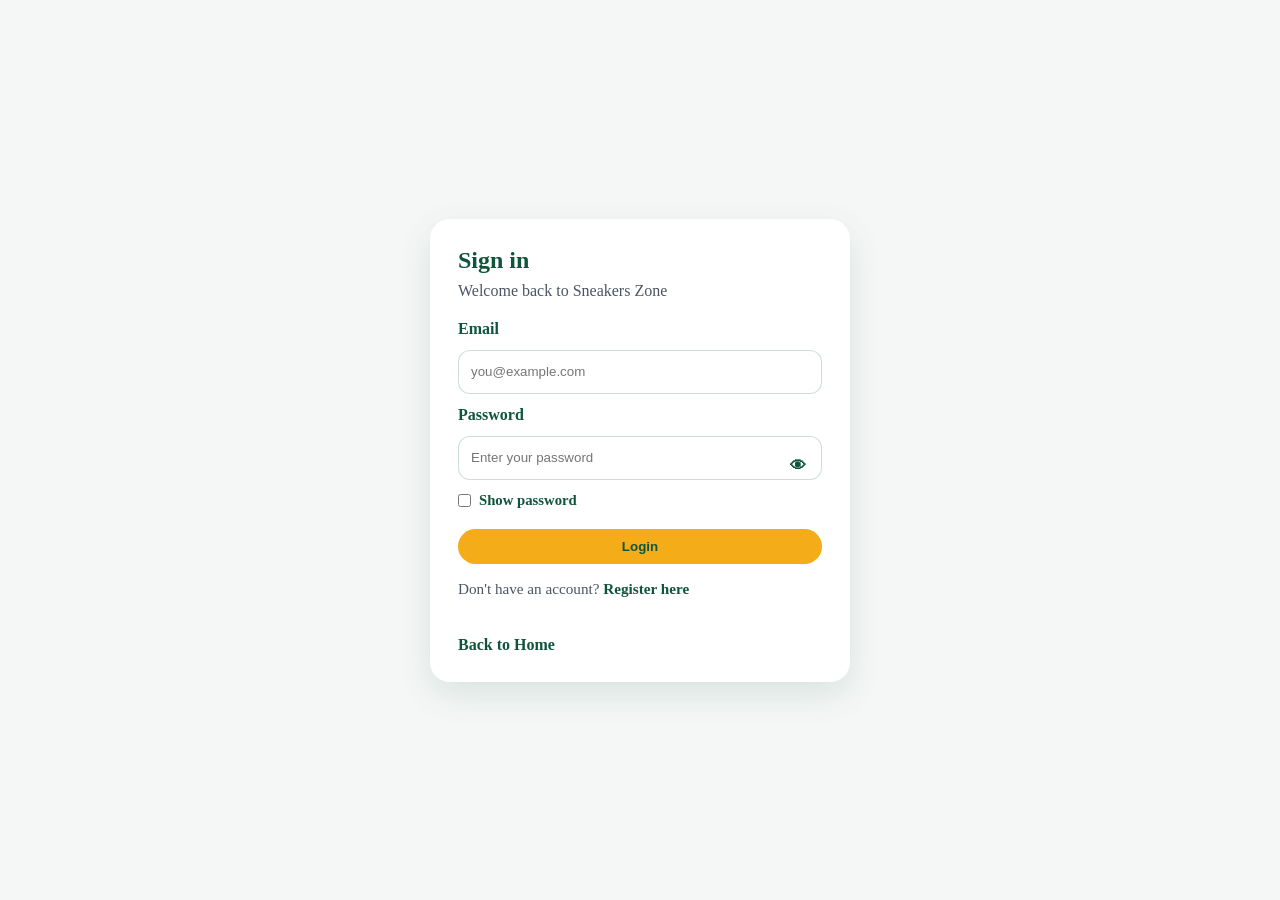
<file: login.html>
<!DOCTYPE html>
<html lang="en">
<head>
    <meta charset="UTF-8">
    <meta name="viewport" content="width=device-width, initial-scale=1.0">
    <title>Login | Sneakers Zone</title>
    <link rel="stylesheet" href="styles.css">
</head>
<body class="login-page">
    <main class="login-shell">
        <section class="login-card">
            <h1>Sign in</h1>
            <p>Welcome back to Sneakers Zone</p>

            <form class="login-form">
                <label for="email">Email</label>
                <input id="email" type="email" placeholder="you@example.com" required>

                <label for="password">Password</label>
                <div class="password-field">
                    <input id="password" type="password" placeholder="Enter your password" required>
                    <button type="button" class="toggle-password" aria-label="Show password">👁</button>
                </div>
                <label class="check-password-label">
                    <input type="checkbox" class="show-password-checkbox">
                    Show password
                </label>

                <button type="submit">Login</button>
            </form>

            <p class="register-text">
                Don't have an account?
                <a href="register.html">Register here</a>
            </p>

            <a class="back-home" href="index.html">Back to Home</a>
        </section>
    </main>
</body>
</html>
</file>
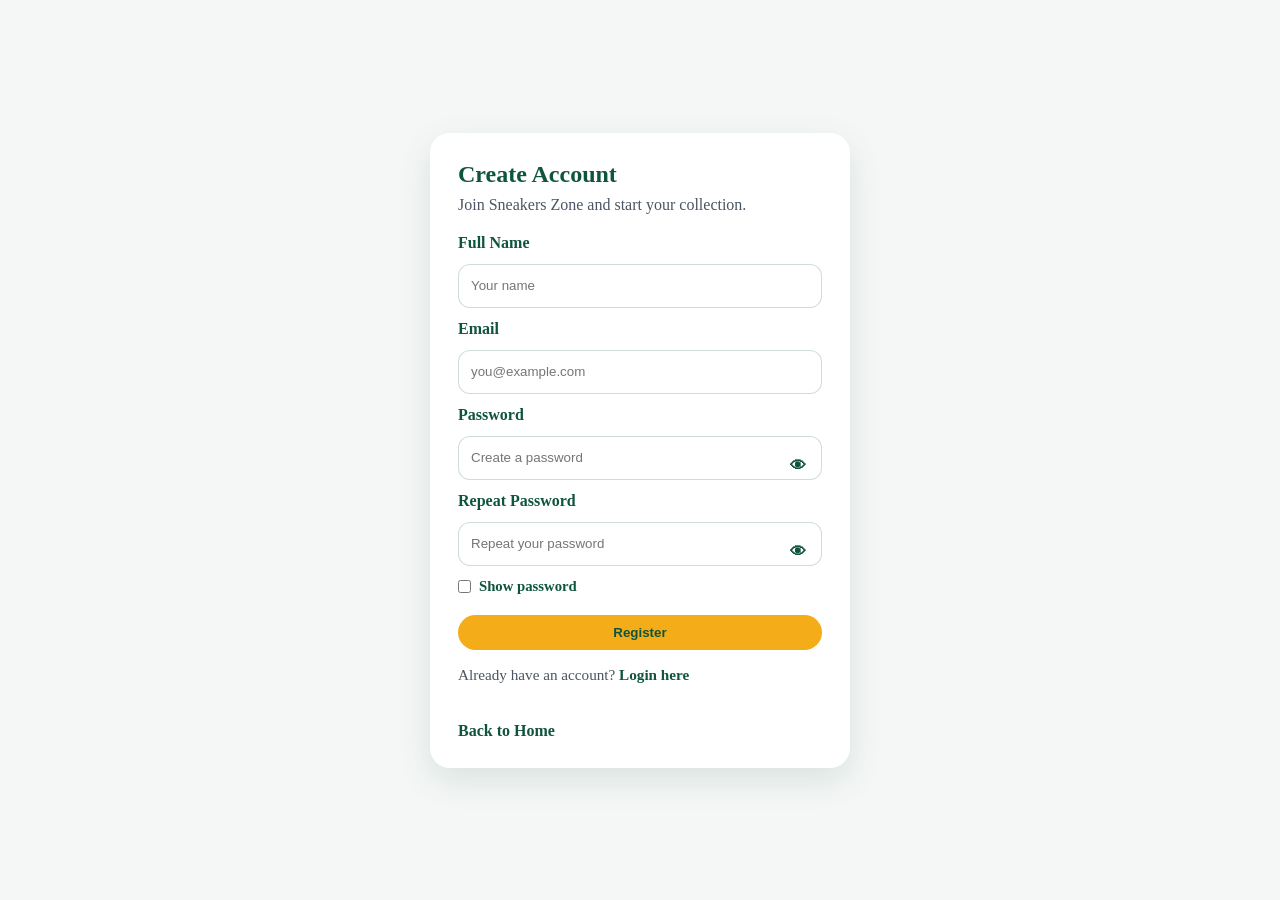
<file: register.html>
<!DOCTYPE html>
<html lang="en">
<head>
    <meta charset="UTF-8">
    <meta name="viewport" content="width=device-width, initial-scale=1.0">
    <title>Register | Sneakers Zone</title>
    <link rel="stylesheet" href="styles.css">
</head>
<body class="login-page">
    <main class="login-shell">
        <section class="login-card">
            <h1>Create Account</h1>
            <p>Join Sneakers Zone and start your collection.</p>

            <form class="login-form">
                <label for="name">Full Name</label>
                <input id="name" type="text" placeholder="Your name" required>

                <label for="email">Email</label>
                <input id="email" type="email" placeholder="you@example.com" required>

                <label for="password">Password</label>
                <div class="password-field">
                    <input id="password" type="password" placeholder="Create a password" required>
                    <button type="button" class="toggle-password" aria-label="Show password">👁</button>
                </div>

                <label for="confirm-password">Repeat Password</label>
                <div class="password-field">
                    <input id="confirm-password" type="password" placeholder="Repeat your password" required>
                    <button type="button" class="toggle-password" aria-label="Show password">👁</button>
                </div>
                <label class="check-password-label">
                    <input type="checkbox" class="show-password-checkbox">
                    Show password
                </label>

                <button type="submit">Register</button>
            </form>

            <p class="register-text">
                Already have an account?
                <a href="login.html">Login here</a>
            </p>

            <a class="back-home" href="index.html">Back to Home</a>
        </section>
    </main>
</body>
</html>
</file>
<file: styles.css>
* {
    margin: 0;
    padding: 0;
    box-sizing: border-box;
}

:root {
    --primary: #0f553b;
    --secondary: rgb(244, 172, 25);
}
.navigation-bar {
    position: relative;
    display: flex;
    flex-wrap: wrap;
    justify-content: space-between;
    align-items: center;
    gap: 12px;
    padding: 20px;
    background-color: var(--primary);
    width: 100%;
}

.logo p {
    font-size: 45px;
    color: var(--secondary);
    /* font-weight: 800; */
    font-family: "Pacifico", cursive;
}

.logo p span {
    color: white;
}

.input-box {
    position: relative;
    flex: 1 1 min(220px, 100%);
    max-width: 300px;
    width: 100%;
    margin: 0 auto;
}

.menu-toggle {
    display: none;
    flex-direction: column;
    justify-content: center;
    gap: 4px;
    width: 44px;
    height: 44px;
    border: none;
    border-radius: 10px;
    background: rgba(255,255,255,0.12);
    cursor: pointer;
}

.menu-toggle span {
    display: block;
    width: 24px;
    height: 2px;
    margin: 0 auto;
    background: var(--secondary);
    border-radius: 999px;
}

.mobile-sidebar,
.mobile-sidebar-backdrop {
    display: none;
}
.input-box input {
    height: 40px;
    width: 100%;
    padding: 0 12px 0 40px;
    border: none;
    border-radius: 999px;
    outline: none;
}
.search-icon {
    position: absolute;
    left: 14px;
    top: 50%;
    transform: translateY(-50%);
    color: var(--primary);
    pointer-events: none;
    font-size: 0.95rem;
}

/* stylling links */
.links, .links ul {
    display: flex;
    flex-wrap: wrap;
    align-items: center;
    justify-content: center;
    gap: 12px;
}
.links ul li a {
    text-decoration: none;
    font-size: 22px;
    color: var(--secondary);
}

.links ul li {
    list-style-type: none;
}
.cart-widget {
    display: inline-flex;
    flex-direction: column;
    align-items: center;
    gap: 6px;
    padding: 10px 12px;
    color: var(--secondary);
    background: rgba(255,255,255,0.08);
    border-radius: 18px;
}
.cart-widget i {
    font-size: 1.1rem;
}
.cart-count {
    display: inline-flex;
    align-items: center;
    justify-content: center;
    width: 20px;
    height: 20px;
    font-size: 0.8rem;
    color: white;
    background: var(--secondary);
    border-radius: 50%;
}
.cart-label {
    font-size: 0.75rem;
    color: var(--secondary);
}
button,
.signin-btn {
    min-width: 100px;
    padding: 8px 14px;
    color: var(--primary);
    background-color: var(--secondary);
    height: 35px;
    border: none;
    border-radius: 20px;
    cursor: pointer;
    text-decoration: none;
    display: inline-flex;
    align-items: center;
    justify-content: center;
    font-weight: 700;
}



/* Brand section */
.brand-section {
    padding: 24px 20px 40px;
    /* background: #f5f7f6; */
    background-color: var(--primary);
}

.brand-section h2 {
    margin-bottom: 16px;
    color: var(--secondary);
    font-size: 1.6rem;
}

.brand-grid {
    display: grid;
    grid-template-columns: repeat(auto-fit, minmax(140px, 1fr));
    gap: 14px;
}

.brand-card {
    display: flex;
    align-items: center;
    justify-content: center;
    min-height: 74px;
    text-decoration: none;
    font-weight: 700;
    color: var(--primary);
    background: white;
    border: 1px solid rgba(15, 85, 59, 0.15);
    border-radius: 16px;
    box-shadow: 0 10px 24px rgba(15, 85, 59, 0.08);
    transition: transform 0.2s ease, box-shadow 0.2s ease;
}

.brand-card:hover {
    transform: translateY(-5px);
    box-shadow: 0 14px 28px rgba(15, 85, 59, 0.12);
}

.category-section {
    padding: 24px 20px 40px;
    background: #f5f7f6;
}

.category-section h2 {
    margin-bottom: 16px;
    color: var(--primary);
    font-size: 1.6rem;
}

.category-grid {
    display: grid;
    grid-template-columns: repeat(auto-fit, minmax(160px, 1fr));
    gap: 14px;
}

.category-card {
    display: flex;
    align-items: center;
    justify-content: center;
    min-height: 90px;
    padding: 12px;
    text-align: center;
    text-decoration: none;
    color: white;
    font-weight: 700;
    background: linear-gradient(135deg, var(--primary), #14553f);
    border-radius: 18px;
    box-shadow: 0 10px 24px rgba(15, 85, 59, 0.15);
    transition: transform 0.2s ease, box-shadow 0.2s ease;
}

.category-card:hover {
    transform: translateY(-5px);
    box-shadow: 0 14px 28px rgba(15, 85, 59, 0.2);
}

.featured-section {
    padding: 24px 20px 40px;
    background: white;
}

.featured-section h2 {
    margin-bottom: 16px;
    color: var(--primary);
    font-size: 1.6rem;
}

.featured-grid {
    display: grid;
    grid-template-columns: repeat(auto-fit, minmax(220px, 1fr));
    gap: 16px;
}

.product-card {
    padding: 18px;
    background: #f8faf9;
    border: 1px solid rgba(15, 85, 59, 0.12);
    border-radius: 18px;
    box-shadow: 0 10px 24px rgba(15, 85, 59, 0.08);
}

.product-card h3 {
    margin-bottom: 10px;
    color: var(--primary);
}

.product-card p {
    margin-bottom: 14px;
    color: #374151;
    line-height: 1.5;
}

.product-card a {
    display: inline-block;
    color: var(--primary);
    font-weight: 700;
    text-decoration: none;
}

.site-footer {
    padding: 24px 20px;
    background: var(--primary);
    color: white;
    text-align: center;
}

.footer-links {
    margin-bottom: 10px;
}

.footer-links a {
    color: var(--secondary);
    text-decoration: none;
    font-weight: 700;
}

.site-footer p {
    line-height: 1.6;
}

.login-page {
    background: #f5f7f6;
}

.login-shell {
    min-height: 100vh;
    display: grid;
    place-items: center;
    padding: 24px;
}

.login-card {
    width: min(420px, 100%);
    padding: 28px;
    background: white;
    border-radius: 20px;
    box-shadow: 0 12px 34px rgba(15, 85, 59, 0.12);
}

.login-card h1 {
    margin-bottom: 8px;
    color: var(--primary);
}

.login-card p {
    margin-bottom: 20px;
    color: #4b5563;
}

.login-form {
    display: grid;
    gap: 12px;
}

.login-form label {
    color: var(--primary);
    font-weight: 700;
}

.login-form input {
    height: 44px;
    padding: 0 12px;
    border: 1px solid rgba(15, 85, 59, 0.2);
    border-radius: 12px;
    outline: none;
}

.password-field {
    position: relative;
}

.password-field input {
    width: 100%;
    padding-right: 42px;
}

.toggle-password {
    position: absolute;
    top: 50%;
    right: 10px;
    transform: translateY(-50%);
    min-width: auto;
    width: 28px;
    height: 28px;
    padding: 0;
    border-radius: 50%;
    background: transparent;
    color: var(--primary);
    font-size: 1rem;
}

.check-password-label {
    display: flex;
    align-items: center;
    gap: 8px;
    color: var(--primary);
    font-size: 0.92rem;
    font-weight: 700;
}

.check-password-label input {
    width: auto;
    height: auto;
}

.login-form button {
    margin-top: 8px;
}

.register-text {
    margin-top: 16px;
    color: #4b5563;
    font-size: 0.95rem;
}

.register-text a {
    color: var(--primary);
    font-weight: 700;
    text-decoration: none;
}

.back-home {
    display: inline-block;
    margin-top: 18px;
    color: var(--primary);
    text-decoration: none;
    font-weight: 700;
}

@media (max-width: 820px) {
    .navigation-bar {
        flex-direction: column;
        justify-content: center;
        align-items: center;
        gap: 18px;
        padding-top: 64px;
    }

    .logo {
        text-align: center;
        width: 100%;
    }

    .menu-toggle {
        display: flex;
        position: absolute;
        top: 16px;
        right: 16px;
    }

    .desktop-links {
        display: none;
    }

    .mobile-sidebar-backdrop {
        display: block;
        position: fixed;
        inset: 0;
        background: rgba(0, 0, 0, 0.45);
        opacity: 0;
        pointer-events: none;
        transition: opacity 0.28s ease;
        z-index: 20;
    }

    .mobile-sidebar-backdrop.show {
        opacity: 1;
        pointer-events: auto;
    }

    .mobile-sidebar {
        display: block;
        position: fixed;
        top: 0;
        right: 0;
        width: min(285px, 82vw);
        height: 100vh;
        padding: 20px;
        background: var(--primary);
        box-shadow: -8px 0 24px rgba(0, 0, 0, 0.25);
        transform: translateX(105%);
        transition: transform 0.3s ease;
        z-index: 30;
    }

    .mobile-sidebar.open {
        transform: translateX(0);
    }

    .sidebar-header {
        display: flex;
        align-items: center;
        justify-content: space-between;
        color: var(--secondary);
        font-size: 1.1rem;
        font-weight: 700;
        margin-bottom: 20px;
    }

    .close-sidebar {

        border: none;
        width: 40px;
        height: 40px;
        background: var(--secondary);
        color: white;
        font-size: 1.5rem;
        cursor: pointer;
    }

    .mobile-sidebar ul {
        display: flex;
        flex-direction: column;
        gap: 18px;
        align-items: flex-start;
    }

    .mobile-sidebar li {
        list-style: none;
        width: 100%;
    }

    .mobile-sidebar a {
        text-decoration: none;
        color: var(--secondary);
        font-size: 1.1rem;
    }

    .mobile-sidebar .cart-widget {
        width: fit-content;
    }

    .sidebar-signin {
        width: 100%;
        color: var(--primary);
        /* max-width: 180px; */

    }

    .input-box {
        width: 100%;
        max-width: 360px;
        margin: 0 auto;
    }

.mobile-sidebar .signin-btn,
.mobile-sidebar .sidebar-signin {
    color: var(--primary);
    background-color: var(--secondary);
}
}

@media (max-width: 560px) {
    .navigation-bar {
        padding: 16px;
        width: 100%;
    }
    .input-box input {
        height: 42px;
        padding: 0 12px 0 42px;
    }
    .links ul li a {
        font-size: 18px;
    }
    .cart-widget {
        padding: 8px 10px;
    }
    .cart-label {
        font-size: 0.7rem;
    }
}


/* hero section */
.hero-section {
    display: flex;
    align-items: center;
    justify-content: center;
    gap: 12px;
    padding: 40px 20px;
    text-align: center;
}
.hero-section h1 {
    font-size: 2.5rem;
    color: var(--primary);
    font-weight: 700;
}
.hero-section h2 {
    font-size: 1.1rem;
    color: var(--primary);
    max-width: 600px;
    margin: 0 auto;
}
.hero-section button {
    margin-top: 20px;
    width: 80%;
}
.hero-section img {
    max-width: 100%;
    height: auto;
    border-radius: 12px;
    animation: animate alternate 3s ease-in-out infinite;
}

.hero-section .hero-content {
    flex: 1 1 min(300px, 100%);
    max-width: 600px;
}

.hero-section .hero-image {
    flex: 1 1 min(300px, 100%);
    max-width: 600px;
}
.hero-section .hero-image img {
    width: 100%;
    height: auto;
    border-radius: 12px;
}

@keyframes animate {
    0% {
        transform: translateY(0);
    }
    50% {
        transform: translateY(-20px);
    }
    100% {
        transform: translateY(0);
    }
}

@media (max-width: 820px) {
    .hero-section {
        flex-direction: column;
        text-align: center;
    }
    .hero-section .hero-content {
        order: 2;
    }
    .hero-section .hero-image {
        order: 1;
    }
    .hero-section .hero-image img {
        max-width: 80%;
        margin-top: 20px;
        height: auto;
    }
    .hero-section h1 {
        font-size: 2rem;
    }
    .hero-secction h2 {
        font-size: 1rem;
    }
    .hero-section button {
        margin-top: 16px;
        width: 100%;
        font-size: 1rem;
    }
}


/* ============================
   SHOP PAGE
============================ */

.active-link {
    text-decoration: underline;
    text-underline-offset: 6px;
}

.shop-heading {
    padding: 28px 20px 8px;
    text-align: center;
}

.shop-heading h1 {
    color: var(--primary);
    font-size: 2rem;
}

.shop-heading p {
    margin-top: 6px;
    color: #4b5563;
}

.shop-layout {
    display: grid;
    grid-template-columns: 260px 1fr;
    gap: 24px;
    align-items: start;
    padding: 20px;
    max-width: 1280px;
    margin: 0 auto;
}

.filter-toggle {
    display: none;
    width: 100%;
    margin-bottom: 14px;
    justify-content: center;
    gap: 8px;
}

.filter-panel {
    background: white;
    border: 1px solid rgba(15, 85, 59, 0.12);
    border-radius: 18px;
    padding: 18px;
    box-shadow: 0 10px 24px rgba(15, 85, 59, 0.06);
    position: sticky;
    top: 20px;
}

.filter-panel-header {
    display: flex;
    align-items: center;
    justify-content: space-between;
    margin-bottom: 14px;
}

.filter-panel-header h2 {
    color: var(--primary);
    font-size: 1.2rem;
}

.clear-filters-btn {
    min-width: auto;
    height: auto;
    padding: 4px 10px;
    font-size: 0.75rem;
    background: transparent;
    color: var(--primary);
    border: 1px solid rgba(15, 85, 59, 0.3);
}

.filter-group {
    padding: 14px 0;
    border-bottom: 1px solid rgba(15, 85, 59, 0.1);
}

.filter-group:last-child {
    border-bottom: none;
}

.filter-group h3 {
    color: var(--primary);
    font-size: 0.95rem;
    margin-bottom: 10px;
    text-transform: uppercase;
    letter-spacing: 0.04em;
}

.filter-options {
    display: flex;
    flex-direction: column;
    gap: 8px;
}

.filter-options label {
    display: flex;
    align-items: center;
    gap: 8px;
    font-size: 0.92rem;
    color: #374151;
    cursor: pointer;
}

.filter-options input[type="checkbox"] {
    width: 16px;
    height: 16px;
    accent-color: var(--primary);
    cursor: pointer;
}

.size-options {
    display: grid;
    grid-template-columns: repeat(4, 1fr);
    gap: 8px;
}

.size-options label {
    justify-content: center;
    padding: 6px 0;
    border: 1px solid rgba(15, 85, 59, 0.2);
    border-radius: 8px;
}

.size-options input[type="checkbox"] {
    display: none;
}

.size-options label:has(input:checked) {
    background: var(--primary);
    color: white;
    border-color: var(--primary);
}

.price-range {
    display: flex;
    flex-direction: column;
    gap: 8px;
}

.price-range label {
    font-size: 0.9rem;
    color: #374151;
}

.price-range input[type="range"] {
    width: 100%;
    accent-color: var(--secondary);
}

.sort-bar {
    display: flex;
    align-items: center;
    justify-content: flex-end;
    gap: 10px;
    margin-bottom: 16px;
}

.sort-bar label {
    font-size: 0.9rem;
    color: #374151;
}

.sort-bar select {
    height: 38px;
    padding: 0 10px;
    border-radius: 10px;
    border: 1px solid rgba(15, 85, 59, 0.25);
    outline: none;
    color: var(--primary);
    background: white;
}

.product-grid {
    display: grid;
    grid-template-columns: repeat(auto-fill, minmax(220px, 1fr));
    gap: 18px;
}

.shop-product-card {
    display: flex;
    flex-direction: column;
    background: #f8faf9;
    border: 1px solid rgba(15, 85, 59, 0.12);
    border-radius: 18px;
    overflow: hidden;
    box-shadow: 0 10px 24px rgba(15, 85, 59, 0.08);
    transition: transform 0.2s ease, box-shadow 0.2s ease;
}

.shop-product-card:hover {
    transform: translateY(-5px);
    box-shadow: 0 14px 28px rgba(15, 85, 59, 0.14);
}

.shop-product-thumb {
    display: flex;
    align-items: center;
    justify-content: center;
    height: 150px;
    background: linear-gradient(135deg, var(--primary), #14553f);
    color: var(--secondary);
    font-size: 2.4rem;
    position: relative;
}

.stock-badge {
    position: absolute;
    top: 10px;
    right: 10px;
    padding: 3px 10px;
    font-size: 0.7rem;
    font-weight: 700;
    border-radius: 999px;
    background: white;
    color: var(--primary);
}

.stock-badge.out {
    background: #ef4444;
    color: white;
}

.shop-product-info {
    padding: 14px 16px 16px;
    display: flex;
    flex-direction: column;
    gap: 6px;
    flex: 1;
}

.shop-product-brand {
    font-size: 0.75rem;
    text-transform: uppercase;
    letter-spacing: 0.05em;
    color: var(--secondary);
    font-weight: 700;
}

.shop-product-name {
    color: var(--primary);
    font-size: 1.05rem;
}

.shop-product-price {
    margin-top: auto;
    font-weight: 700;
    color: var(--primary);
    font-size: 1.05rem;
}

.shop-product-info a {
    margin-top: 8px;
    text-align: center;
    text-decoration: none;
}

.no-results {
    text-align: center;
    padding: 40px 20px;
    color: #4b5563;
}

@media (max-width: 900px) {
    .shop-layout {
        grid-template-columns: 1fr;
    }

    .filter-toggle {
        display: inline-flex;
    }

    .filter-panel {
        display: none;
        position: static;
    }

    .filter-panel.open {
        display: block;
    }
}
</file>
